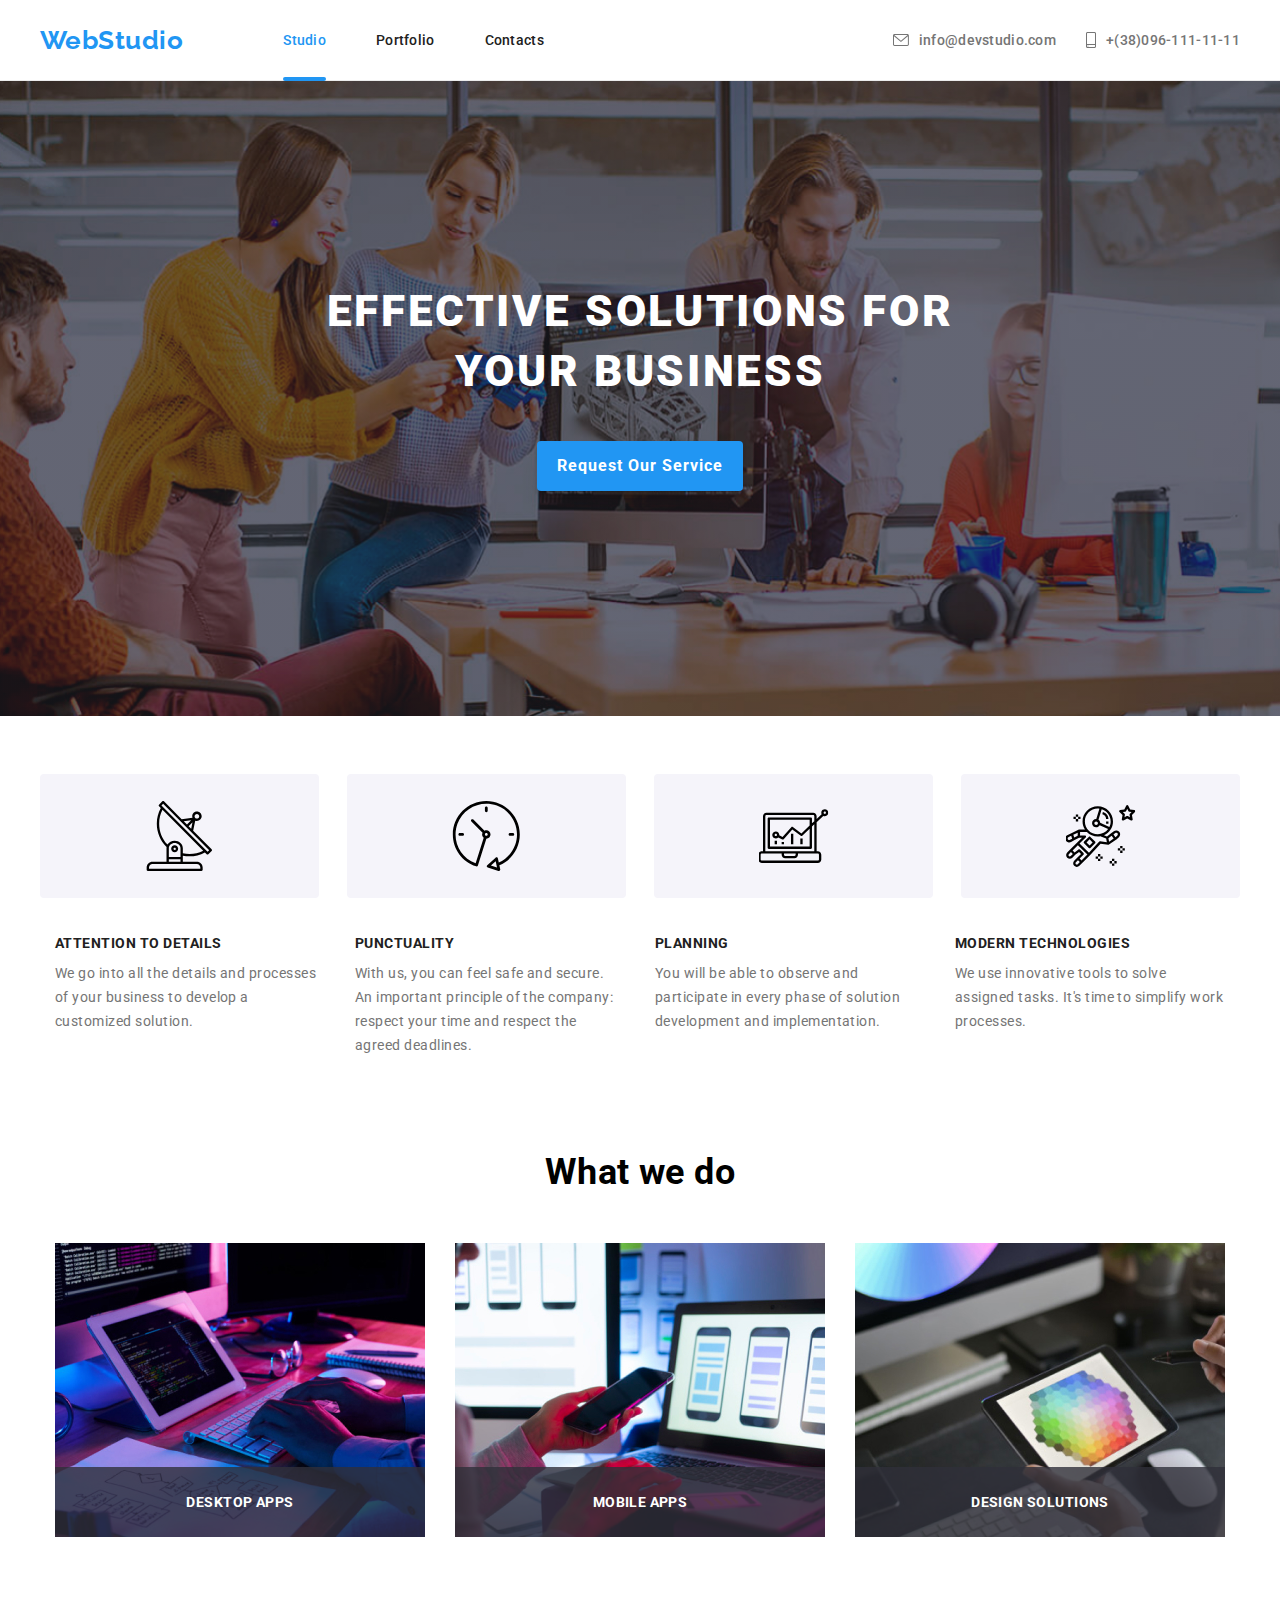
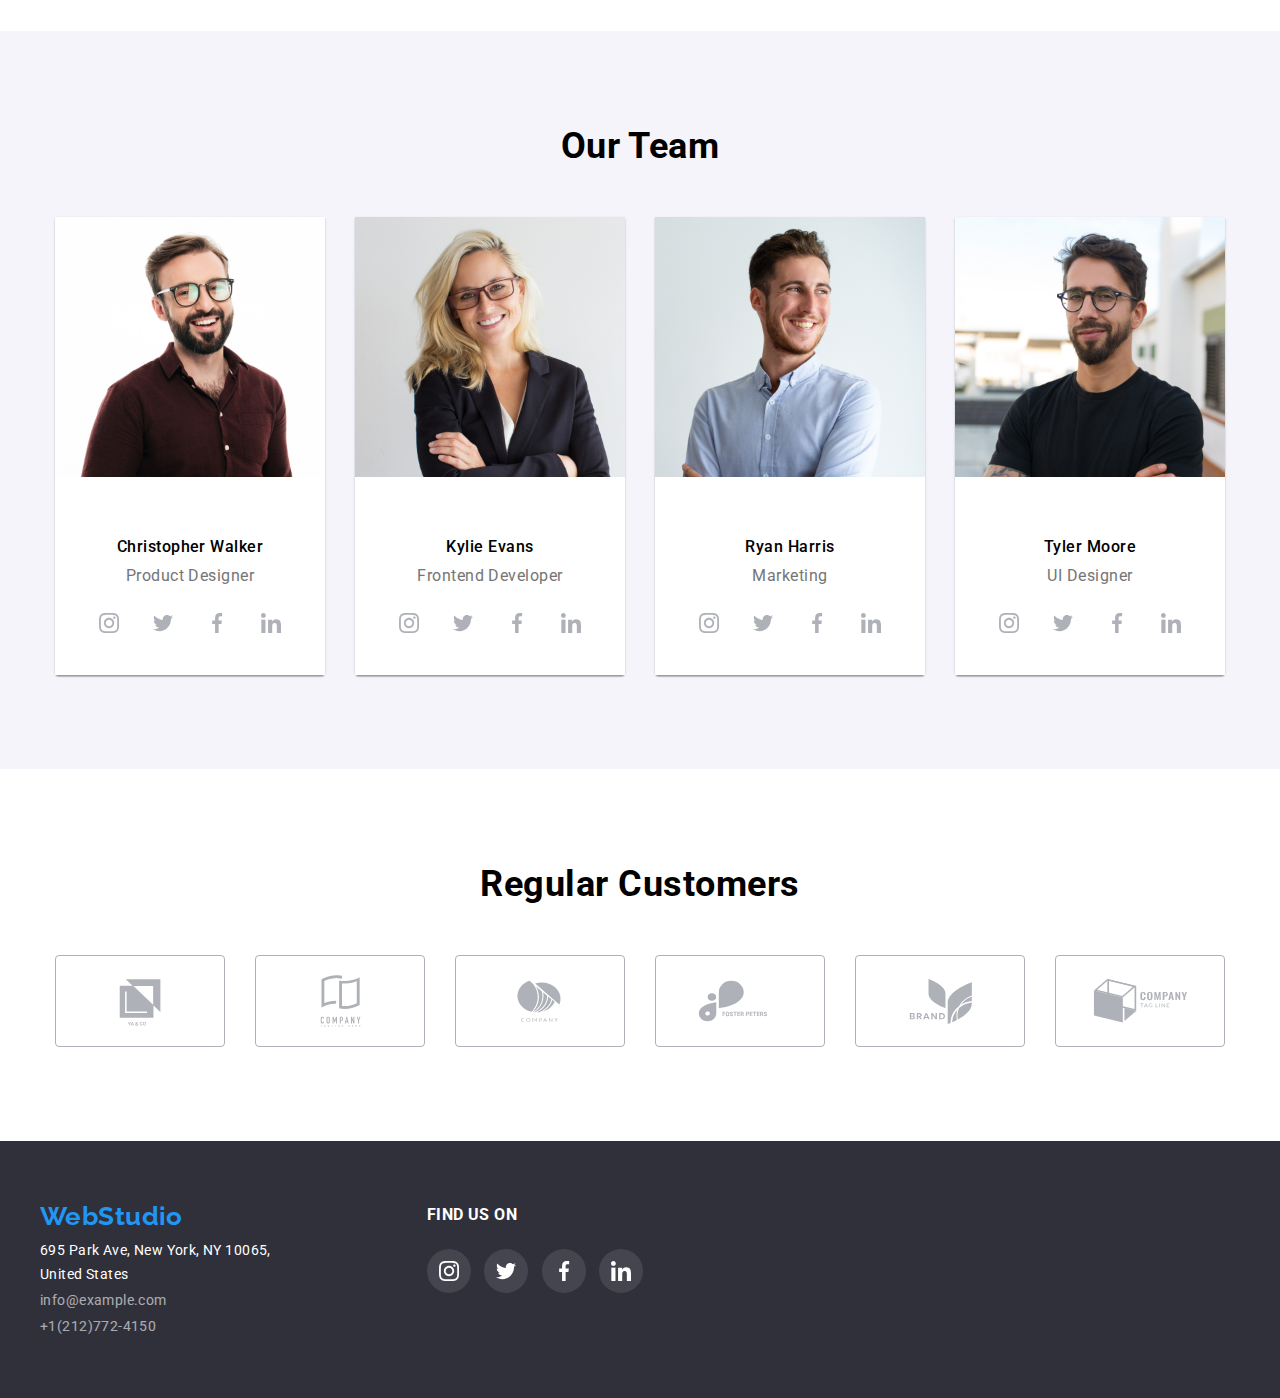
<file: index.html>
<!DOCTYPE html>
<html lang="en">
  <head>
    <meta charset="UTF-8" />
    <meta http-equiv="X-UA-Compatible" content="IE=edge" />
    <meta name="viewport" content="width=device-width, initial-scale=1.0" />
    <link rel="preconnect" href="https://fonts.googleapis.com" />
    <link rel="preconnect" href="https://fonts.gstatic.com" crossorigin />
    <link rel="stylesheet" href="https://fonts.googleapis.com/css2?family=Material+Symbols+Outlined:opsz,wght,FILL,GRAD@48,400,0,0" />
    <link
      href="https://fonts.googleapis.com/css2?family=Raleway:wght@400;500;700;900&family=Roboto:wght@400;500;700;900&display=swap"
      rel="stylesheet"
    />
    <link
      rel="stylesheet"
      href="https://cdnjs.cloudflare.com/ajax/libs/modern-normalize/1.1.0/modern-normalize.min.css"
    />
    <link rel="stylesheet" href="css/styles.css" />

    <title>Web Studio</title>
  </head>

  <body>
    <!--Page header-->
    <header class="section-header">
      <div class="container header-container">
        <a class="header-logo" href="./index.html">WebStudio</a>
        <nav>
          <ul class="navigation-list">
            <li class="navigation-item">
              <a class="navigation-item-link current-page"  href="./index.html"
                >Studio</a
              >
            </li>
            <li class="navigation-item">
              <a class="navigation-item-link" href="./portfolio.html"
                >Portfolio</a
              >
            </li>
            <li class="navigation-item">
              <a class="navigation-item-link" href="#">Contacts</a>
            </li>
          </ul>
        </nav>
        <ul class="header-contacts-list">
           <li class="header-contact-item">
            <a class="header-contact-link current" href="mailto:info@devstudio.com">

               <svg class="link-icon-mail" width="16" height="12">
              <use href="./images/sprite.svg#icon-envelope"></use>
            </svg>

              info@devstudio.com
            </a>
          </li>

         
           
          
          <li class="header-contact-item">
            <a class="header-contact-link" href="tel:380961111111"
              >
               <svg class="link-icon-tel" width="10" height="16">
              <use href="./images/sprite.svg#icon-smartphone"></use>
            </svg>
              +(38)096-111-11-11</a
            >
          </li>
        </ul>
      </div>
    </header>

    <main>
      <section class="hero-section">
        <div class="container">
          <h1 class="hero-title">
            EFFECTIVE SOLUTIONS FOR <br />
            YOUR BUSINESS
          </h1>
         
            <button class="hero-button" data-modal-open type="button">
              Request Our Service
            </button>
          
        </div>
      </section>

      <section class="feature-section">
        <div class="container">
          <div class="feature-icon-div">
          <div class="feature-icon-antenna-div">
          <svg class="feature-icon" width="270" height="120" fill:#F5F4FA;>
     
            <use href="./images/sprite.svg#icon-antenna1">

            </use>
    
          </svg>
</div>
         <div class="feature-icon-clock-div">
          <svg class="feature-icon" width="270" height="120">
<use href="./images/sprite.svg#icon-clock1">

            </use>
          </svg>
          </div>
           <div class="feature-icon-diagram-div">
          <svg class="feature-icon" width="270" height="120">
<use href="./images/sprite.svg#icon-diagram1">

            </use>
          </svg>
          </div>
 <div class="feature-icon-astronaut-div">
          <svg class="feature-icon" width="270" height="120" >
<use href="./images/sprite.svg#icon-astronaut1">

            </use>
          </svg>
          </div>
          </div>
          <ul class="feature-list">
            <li class="feature-list-item">
              <h3 class="feature-title">ATTENTION TO DETAILS</h3>
              <p class="feature-text">
                We go into all the details and processes of your business to
                develop a customized solution.
              </p>
            </li>
            <li class="feature-list-item">
              <h3 class="feature-title">PUNCTUALITY</h3>
              <p class="feature-text">
                With us, you can feel safe and secure. An important principle of
                the company: respect your time and respect the agreed deadlines.
              </p>
            </li>
            <li class="feature-list-item">
              <h3 class="feature-title">PLANNING</h3>
              <p class="feature-text">
                You will be able to observe and participate in every phase of
                solution development and implementation.
              </p>
            </li>
            <li class="feature-list-item">
              <h3 class="feature-title">MODERN TECHNOLOGIES</h3>
              <p class="feature-text">
                We use innovative tools to solve assigned tasks. It's time to
                simplify work processes.
              </p>
            </li>
          </ul>
          
        </div>
      </section>
      <section class="job-section">
        <div class="container">
          <h2 class="center-text">What we do</h2>
          <ul class="job-list">
            <li class="job-list-item">
              <div class="image-text-container">
                
              <img
                src="images/images_studio/img1.jpg"
                alt="person typing"
                width="370"
                height="294"
              />
              <div class="image-text-box">
                <p class="image-text">Desktop apps</p>
              </div>
              
              </div>
            </li>
            <li class="job-list-item">
              <div class="image-text-container">
              <img
                src="images/images_studio/img2.jpg"
                alt="phone and laptop"
                width="370"
                height="294"
              />
               <div class="image-text-box">
                <p class="image-text">Mobile apps</p>
              </div>
              </div>
            </li>
            <li class="job-list-item">
              <div class="image-text-container">
              <img
                src="images/images_studio/img3.jpg"
                alt="tablet"
                width="370"
                height="294"
              />
               <div class="image-text-box">
                <p class="image-text">Design Solutions</p>
              </div>
              </div>
            </li>
          </ul>
        </div>
      </section>
      <section class="team-section">
        <div class="container">
          <h2 class="center-text team-header">Our Team</h2>
          <ul class="team-section-list">
            <li class="team-list-item">
              <img
                src="images/images_studio/team_member1.jpg"
                alt="person"
                width="270"
                height="260"
              />
              <div class="team-description">
                <h3 class="team-member">Christopher Walker</h3>
                <p class="text">Product Designer</p>
              
               <ul class="social-list">
                <li class="social-item">
                  <a href="" class="social-link">
                    <svg class="team-social-links" width="20" height="20">
                  <use href="./images/sprite.svg#icon-instagram"></use>
                  </svg>
                  </a>
                </li>
                 <li class="social-item">
                  <a href="" class="social-link">
                   <svg class="team-social-links" width="20" height="20">
                  <use href="./images/sprite.svg#icon-twitter"></use>
                  </svg>
                  </a>
                </li>
                 <li class="social-item">
                  <a href="" class="social-link">
                 <svg class="team-social-links" width="20" height="20">
                  <use href="./images/sprite.svg#icon-facebook1"></use>
                  </svg>
                  </a>
                </li>
                 <li class="social-item">
                  <a href="" class="social-link">
                    <svg class="team-social-links" width="20" height="20">
                  <use href="./images/sprite.svg#icon-linkedin"></use>
                </svg>
                  </a>
                </li>
               </ul>
               
              </div>
            </li>
            <li class="team-list-item">
              <img
                src="images/images_studio/team_member2.jpg"
                alt="person"
                width="270"
                height="260"
              />
              <div class="team-description">
                <h3 class="team-member">Kylie Evans</h3>
                <p class="text">Frontend Developer</p>
                 <ul class="social-list">
                <li class="social-item">
                  <a href="" class="social-link">
                    <svg class="team-social-links" width="20" height="20">
                  <use href="./images/sprite.svg#icon-instagram"></use>
                  </svg>
                  </a>
                </li>
                 <li class="social-item">
                  <a href="" class="social-link">
                   <svg class="team-social-links" width="20" height="20">
                  <use href="./images/sprite.svg#icon-twitter"></use>
                  </svg>
                  </a>
                </li>
                 <li class="social-item">
                  <a href="" class="social-link">
                 <svg class="team-social-links" width="20" height="20">
                  <use href="./images/sprite.svg#icon-facebook1"></use>
                  </svg>
                  </a>
                </li>
                 <li class="social-item">
                  <a href="" class="social-link">
                    <svg class="team-social-links" width="20" height="20">
                  <use href="./images/sprite.svg#icon-linkedin"></use>
                </svg>
                  </a>
                </li>
               </ul>
              </div>
            </li>
            <li class="team-list-item">
              <img
                src="images/images_studio/team_member3.jpg"
                alt="person"
                width="270"
                height="260"
              />
              <div class="team-description">
                <h3 class="team-member">Ryan Harris</h3>
                <p class="text">Marketing</p>
                <ul class="social-list">
                <li class="social-item">
                  <a href="" class="social-link">
                    <svg class="team-social-links" width="20" height="20">
                  <use href="./images/sprite.svg#icon-instagram"></use>
                  </svg>
                  </a>
                </li>
                 <li class="social-item">
                  <a href="" class="social-link">
                   <svg class="team-social-links" width="20" height="20">
                  <use href="./images/sprite.svg#icon-twitter"></use>
                  </svg>
                  </a>
                </li>
                 <li class="social-item">
                  <a href="" class="social-link">
                 <svg class="team-social-links" width="20" height="20">
                  <use href="./images/sprite.svg#icon-facebook1"></use>
                  </svg>
                  </a>
                </li>
                 <li class="social-item">
                  <a href="" class="social-link">
                    <svg class="team-social-links" width="20" height="20">
                  <use href="./images/sprite.svg#icon-linkedin"></use>
                </svg>
                  </a>
                </li>
               </ul>
              </div>
            </li>
            <li class="team-list-item">
              <img
                src="images/images_studio/team_member4.jpg"
                alt="person"
                width="270"
                height="260"
              />
              <div class="team-description">
                <h3 class="team-member">Tyler Moore</h3>
                <p class="text">UI Designer</p>
               <ul class="social-list">
                <li class="social-item">
                  <a href="" class="social-link">
                    <svg class="team-social-links" width="20" height="20">
                  <use href="./images/sprite.svg#icon-instagram"></use>
                  </svg>
                  </a>
                </li>
                 <li class="social-item">
                  <a href="" class="social-link">
                   <svg class="team-social-links" width="20" height="20">
                  <use href="./images/sprite.svg#icon-twitter"></use>
                  </svg>
                  </a>
                </li>
                 <li class="social-item">
                  <a href="" class="social-link">
                 <svg class="team-social-links" width="20" height="20">
                  <use href="./images/sprite.svg#icon-facebook1"></use>
                  </svg>
                  </a>
                </li>
                 <li class="social-item">
                  <a href="" class="social-link">
                    <svg class="team-social-links" width="20" height="20">
                  <use href="./images/sprite.svg#icon-linkedin"></use>
                </svg>
                  </a>
                </li>
               </ul>
              </div>
            </li>
          </ul>
        </div>
      </section>
      <section class="regular-customer">
 <div class="container">
          <h2 class="center-text">Regular Customers</h2>
          <ul class="customer-list">
            <li class="customer-item">
              <a href="#" class="customer-link">
<svg class="client-logo" width="106" height="60">
  <use href="./images/sprite.svg#icon-Logo-1"></use>
</svg>
              </a>
            </li>
                      <li class="customer-item">
              <a href="#" class="customer-link">
<svg class="client-logo" width="106" height="60">
  <use href="./images/sprite.svg#icon-Logo-2"></use>
</svg>
              </a>
            </li>
                      <li class="customer-item">
              <a href="#" class="customer-link">
<svg class="client-logo" width="106" height="60">
  <use href="./images/sprite.svg#icon-Logo-3"></use>
</svg>
              </a>
            </li>
                      <li class="customer-item">
              <a href="#" class="customer-link">
<svg class="client-logo logo-4" width="106" height="60">
  <use href="./images/sprite.svg#icon-Logo-4"></use>
</svg>
              </a>
            </li>
                      <li class="customer-item">
              <a href="#" class="customer-link">
<svg class="client-logo" width="106" height="60">
  <use href="./images/sprite.svg#icon-Logo-5"></use>
</svg>
              </a>
            </li>
                      <li class="customer-item">
              <a href="#" class="customer-link">
<svg class="client-logo" width="106" height="60">
  <use href="./images/sprite.svg#icon-Logo-6"></use>
</svg>
              </a>
            </li>
          </ul>
      </section>
      
    </main>
    <footer class="footer">
      <div class=" container section-footer">
        <section class="footer-address">
      <a class="footer-logo" href="./index.html">WebStudio</a>
      <address>
        <ul>
          <li class="footer-address-item">
            <a
              class="footer-address-link"
              href="https://goo.gl/maps/DN4q7YvNKob1rNXi6"
              target="_blank"
              >695 Park Ave, New York, NY 10065,<br/>
               United States
            </a>
          </li>

          <li class="footer-address-item">
            <a class="footer-contact-link" href="mailto:info@example.com"
              >info@example.com</a
            >
          </li>
          <li class="footer-address-item">
            <a class="footer-contact-link" href="tel:12127724150"
              >+1(212)772-4150</a
            >
          </li>
        </ul>
        </address>
        </section>
        <section class="footer-nav">
          <h3 class="footer-title">find us on</h3>
          <ul class="footer-social-list">
            <li class="footer-social-item" >
              <a href="" class="footer-social-link">
                    <svg class="footer-social-icon" width="20" height="20">
                  <use href="./images/sprite.svg#icon-instagram"></use>
                  </svg>
                  </a>
            </li>
            <li class="footer-social-item">
              <a href="" class="footer-social-link">
                   <svg class="footer-social-icon" width="20" height="20">
                  <use href="./images/sprite.svg#icon-twitter"></use>
                  </svg>
                  </a>
            </li>
            <li class="footer-social-item">
              <a href="" class="footer-social-link">
                   <svg class="footer-social-icon" width="20" height="20">
                  <use href="./images/sprite.svg#icon-facebook1"></use>
                  </svg>
                  </a>
            </li>
            <li class="footer-social-item">
              <a href="" class="footer-social-link">
                   <svg class="footer-social-icon" width="20" height="20">
                  <use href="./images/sprite.svg#icon-linkedin"></use>
                  </svg>
                  </a>
            </li>
          </ul>
        </section>
    </footer>
    <div class="backdrop is-hidden" data-modal>
      <div class="modal">
        <button class="modal-button" data-modal-close>
          <svg class="modal-close-button" width="11" height="11">
        <use class="close-icon" href="./images/symbol-defs.svg#icon-Vector"></use>
          </svg>
        </button>
      </div>

    </div>
    <script src="./js/modal.js"></script>
  </body>
</html>
</file>
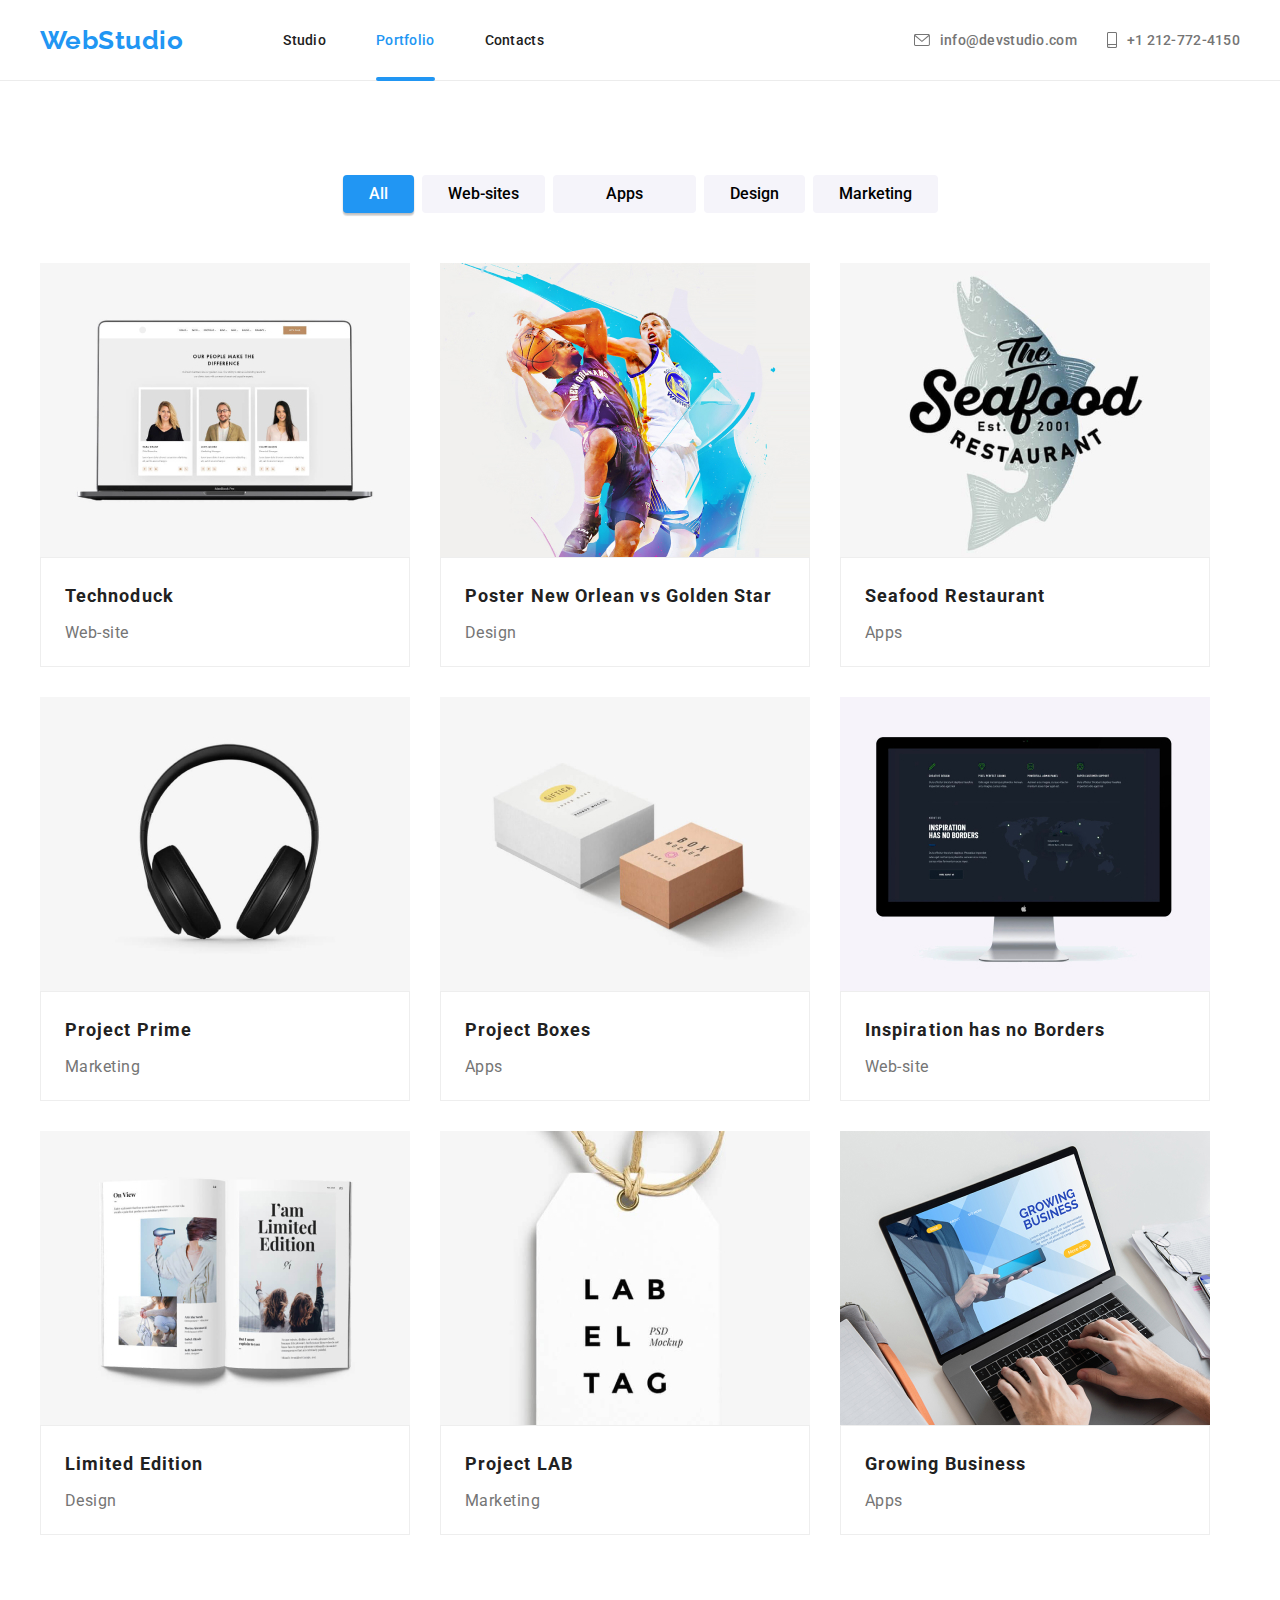
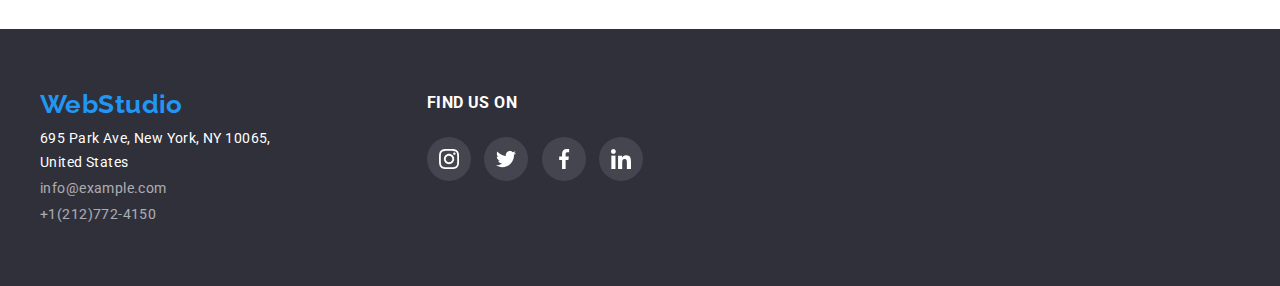
<file: portfolio.html>
<!DOCTYPE html>
<html lang="en">
  <head>
    <meta charset="UTF-8" />
    <meta http-equiv="X-UA-Compatible" content="IE=edge" />
    <meta name="viewport" content="width=device-width, initial-scale=1.0" />
    <link rel="preconnect" href="https://fonts.googleapis.com" />
    <link rel="preconnect" href="https://fonts.gstatic.com" crossorigin />
    <link
      href="https://fonts.googleapis.com/css2?family=Raleway:wght@400;500;700;900&family=Roboto:wght@400;500;700;900&display=swap"
      rel="stylesheet"
    />
    <link
      rel="stylesheet"
      href="https://cdnjs.cloudflare.com/ajax/libs/modern-normalize/1.1.0/modern-normalize.min.css"
    />
    <link rel="stylesheet" href="css/styles.css" />

    <title>portfolio</title>
  </head>

  <body>
    <!--Page header-->
    <header class="section-header">
      <div class="container header-container">
        <a class="header-logo" href="./index.html">WebStudio</a>
<nav>
        <ul class="navigation-list">
          <li class="navigation-item">
            <a class="navigation-item-link" href="./index.html">Studio</a>
          </li>
          <li class="navigation-item">
            <a class="navigation-item-link current-page"  href="./portfolio.html"
              >Portfolio</a
            >
          </li>
          <li class="navigation-item" >
            <a class="navigation-item-link" href="#">Contacts</a></li>
        </ul>
      </nav>
      <ul class="header-contacts-list">
        <li class="header-contact-item">
          <a class="header-contact-link" href="mailto:info@devstudio.com">
                 <svg class="link-icon-mail" width="16" height="12">
              <use href="./images/sprite.svg#icon-envelope"></use>
            </svg>
            info@devstudio.com</a
          >
        </li>
        <li class="header-contact-item">
          <a class="header-contact-link" href="tel:12127724150">
            <svg class="link-icon-tel" width="10" height="16">
              <use href="./images/sprite.svg#icon-smartphone"></use>
            </svg>
            +1 212-772-4150</a
          >
        </li>
      </ul>
      </div>
    </header>
    <main>
      <section class="main-section">
        <div class="container">

        <ul class="menu-button-list">
          
          <li class="menu-button-item">
        <button class="menu-button-current" type="button">All</button>
        </li>

        <li class="menu-button-item">
        <button class="menu-button black" type="button">
          Web-sites
        </button>
        </li>

       <li class="menu-button-item">
      <button class="menu-button black button-apps" type="button">Apps</button>
       </li>

        <li class="menu-button-item">
      <button class="menu-button black" type="button">
          Design
        </button>
        </li>

        <li class="menu-button-item">
      <button class="menu-button black" type="button">
          Marketing
      </button>
        </li>

        </ul>
      
        <ul class="image-list">

          <li class="image-list-item">
            <div class="card-overlay">
            
            <img
              src="images/images_portfolio/img1.jpg"
              alt="picture of people"
              width="370"
              height="294"
            />
            <p class="card-overlay-text">
              Technoduck is a state-of-the-art coronavirus distribution platform. Companies use this platform for digital espionage and attacks on competitors' secure servers.
            </p>
            </div>
      
            <div class="image-description">
            <h3 class="captions">Technoduck</h3>
            <p class="text-portfolio">Web-site</p>
            </div>
              
            </a>
          </li>
          <li class="image-list-item">
            <div class="card-overlay">
            <img
              src="images/images_portfolio/img2.jpg"
              alt="picture of players"
              width="370"
              height="294"
            />
            <p class="card-overlay-text">
              Technoduck is a state-of-the-art coronavirus distribution platform. Companies use this platform for digital espionage and attacks on competitors' secure servers.
            </p>
            </div>
            <div class="image-description">
            <h3 class="captions">Poster New Orlean vs Golden Star</h3>
            <p class="text-portfolio">Design</p>
            </div>
          </li>
          <li class="image-list-item">
            <div class="card-overlay">
            <img
              src="images/images_portfolio/img3.jpg"
              alt="picture of logo"
              width="370"
              height="294"
            />
            <p class="card-overlay-text">
              Technoduck is a state-of-the-art coronavirus distribution platform. Companies use this platform for digital espionage and attacks on competitors' secure servers.
            </p>
            </div>
            <div class="image-description">
            <h3 class="captions">Seafood Restaurant</h3>
            <p class="text-portfolio">Apps</p>
            </div>
          </li>
          <li class="image-list-item">
            <div class="card-overlay">
            <img
              src="images/images_portfolio/img4.jpg"
              alt="picture of headphones"
              width="370"
              height="294"
            />
            <p class="card-overlay-text">
              Technoduck is a state-of-the-art coronavirus distribution platform. Companies use this platform for digital espionage and attacks on competitors' secure servers.
            </p>
            </div>
            <div class="image-description">
            <h3 class="captions">Project Prime</h3>
            <p class="text-portfolio">Marketing</p>
            </div>
          </li>
          <li class="image-list-item">
            <div class="card-overlay">
            <img
              src="images/images_portfolio/img5.jpg"
              alt="picture of boxes"
              width="370"
              height="294"
            />
            <p class="card-overlay-text">
              Technoduck is a state-of-the-art coronavirus distribution platform. Companies use this platform for digital espionage and attacks on competitors' secure servers.
            </p>
            </div>
            <div class="image-description">
            <h3 class="captions">Project Boxes</h3>
            <p class="text-portfolio">Apps</p>
            </div>
          </li>
          <li class="image-list-item">
            <div class="card-overlay">
            <img
              src="images/images_portfolio/img6.jpg"
              alt="picture of desktop"
              width="370"
              height="294"
            />
            <p class="card-overlay-text">
              Technoduck is a state-of-the-art coronavirus distribution platform. Companies use this platform for digital espionage and attacks on competitors' secure servers.
            </p>
            </div>
            <div class="image-description">
            <h3 class="captions">Inspiration has no Borders</h3>
            <p class="text-portfolio">Web-site</p>
            </div>
          </li>
          <li class="image-list-item">
            <div class="card-overlay">
            <img
              src="images/images_portfolio/img7.jpg"
              alt="picture of book "
              width="370"
              height="294"
            />
            <p class="card-overlay-text">
              Technoduck is a state-of-the-art coronavirus distribution platform. Companies use this platform for digital espionage and attacks on competitors' secure servers.
            </p>
            </div>
            <div class="image-description">
            <h3 class="captions">Limited Edition</h3>
            <p class="text-portfolio">Design</p>
            </div>
          </li>
          <li class="image-list-item">
            <div class="card-overlay">
            <img
              src="images/images_portfolio/img8.jpg"
              alt="picture of tag"
              width="370"
              height="294"
            />
            <p class="card-overlay-text">
              Technoduck is a state-of-the-art coronavirus distribution platform. Companies use this platform for digital espionage and attacks on competitors' secure servers.
            </p>
            </div>
            <div class="image-description">
            <h3 class="captions">Project LAB</h3>
            <p class="text-portfolio">Marketing</p>
            </div>
          </li>
          <li class="image-list-item">
            <div class="card-overlay">
            <img
              src="images/images_portfolio/img9.jpg"
              alt="person typing on computer"
              width="370"
              height="294"
            />
            <p class="card-overlay-text">
              Technoduck is a state-of-the-art coronavirus distribution platform. Companies use this platform for digital espionage and attacks on competitors' secure servers.
            </p>
            </div>
            <div class="image-description">
            <h3 class="captions">Growing Business</h3>
            <p class="text-portfolio">Apps</p>
            </div>
          </li>
        </ul>
      </section>
      </div>
    </main>

 <footer class="footer">
      <div class=" container section-footer">
        <section class="footer-address">
      <a class="footer-logo" href="./index.html">WebStudio</a>
      <address>
        <ul>
          <li class="footer-address-item">
            <a
              class="footer-address-link"
              href="https://goo.gl/maps/DN4q7YvNKob1rNXi6"
              target="_blank"
              >695 Park Ave, New York, NY 10065,<br/>
               United States
            </a>
          </li>

          <li class="footer-address-item">
            <a class="footer-contact-link" href="mailto:info@example.com"
              >info@example.com</a
            >
          </li>
          <li class="footer-address-item">
            <a class="footer-contact-link" href="tel:12127724150"
              >+1(212)772-4150</a
            >
          </li>
        </ul>
        </address>
        </section>
        <section class="footer-nav">
          <h3 class="footer-title">find us on</h3>
          <ul class="footer-social-list">
            <li class="footer-social-item" >
              <a href="" class="footer-social-link">
                    <svg class="footer-social-icon" width="20" height="20">
                  <use href="./images/sprite.svg#icon-instagram"></use>
                  </svg>
                  </a>
            </li>
            <li class="footer-social-item">
              <a href="" class="footer-social-link twitter-icon">
                   <svg class="footer-social-icon" width="20" height="20">
                  <use href="./images/sprite.svg#icon-twitter"></use>
                  </svg>
                  </a>
            </li>
            <li class="footer-social-item">
              <a href="" class="footer-social-link">
                   <svg class="footer-social-icon" width="20" height="20">
                  <use href="./images/sprite.svg#icon-facebook1"></use>
                  </svg>
                  </a>
            </li>
            <li class="footer-social-item">
              <a href="" class="footer-social-link">
                   <svg class="footer-social-icon" width="20" height="20">
                  <use href="./images/sprite.svg#icon-linkedin"></use>
                  </svg>
                  </a>
            </li>
          </ul>
        </section>
    </footer>
    <script src="./js/modal.js"></script>
  </body>
</html>
</file>
<file: css/styles.css>
/* GENERAL STYLES*/
:root {
  --logo-color: #2196f3;
  --text-main-color: #757575;
  --title-main-color: #212121;
  --title-bg-color: #2f303a;
  --title-second-color: #ffffff;
  --border-color: #ff6347;
  --button-color: #f5f4fa;
  --card-gap: 30px;
}

*,
*::after,
*::before {
  box-sizing: inherit;
}

body {
  color: var(--black-color);
  font-family: "roboto", "sans-serif";
  font-style: normal;
  line-height: 1.5;
  letter-spacing: 0.03em;
  margin: 0;
}

h1,
h2,
h3,
h4,
h5,
h6,
p {
  margin-top: 0;
  margin-bottom: 0;
}

/**/
ul {
  list-style: none;
  padding-left: 0;
  margin-top: 0;
  margin-bottom: 0;
}

a {
  text-decoration: none;
}

img {
  display: block;
  max-width: 100%;
  height: auto;
}

button:hover,
button:focus {
  cursor: pointer;
}

.container {
  width: 1200px;
  padding-left: 15px;
  padding-right: 15px;
  margin: 0 auto;
}

/* STYLING FOR HEADER*/

.section-header {
  border-bottom: 1px solid #ececec;
}

.header-container {
  display: flex;
  align-items: center;
}

.header-logo {
  color: var(--logo-color);
  font-family: "raleway";
  font-weight: 700;
  font-size: 26px;
  line-height: calc(31 / 26);
  margin-right: 100px;
}

.navigation-list {
  display: flex;
  align-items: center;
}

.navigation-item:not(:last-child) {
  margin-right: 50px;
}

.navigation-item-link {
  color: var(--title-main-color);
  font-weight: 500;
  font-size: 14px;
  line-height: calc(16 / 14);
  letter-spacing: 0.02em;
  display: block;
  padding-top: 32px;
  padding-bottom: 32px;
  transition: color 250ms cubic-bezier(0.4, 0, 0.2, 1);
  position: relative;
}

/* .current-page::after {
  content: "";
  width: 47px;
  height: 4px;
  background-color: var(--logo-color);
  position: absolute;
  top: 77px;
  left: 350px;
} */

.navigation-item-link:hover,
.navigation-item-link :focus {
  color: var(--logo-color);
}

.current-page {
  color: var(--logo-color);
}

.navigation-item-link::after {
  content: "";
  position: absolute;
  left: 0;
  bottom: -1px;
  display: block;
  width: 100%;
  height: 4px;
  border-radius: 2px;
  background-color: var(--logo-color);
  transition: transform 250ms cubic-bezier(0.4, 0, 0.2, 1);
  transform: scaleX(0);
  transform-origin: left;
}

.navigation-item-link:hover::after,
.navigation-item-link:focus::after {
  transform: scaleX(1);
}

.current-page::after {
  content: "";
  position: absolute;
  left: 0;
  bottom: -1px;
  display: block;
  width: 100%;
  height: 4px;
  border-radius: 2px;
  background-color: var(--logo-color);
  transform: scaleX(1);
}

.header-contacts-list {
  display: flex;
  align-items: center;
  margin-left: auto;
}

.header-contact-item:not(:last-child) {
  margin-right: 30px;
}

.header-contact-link {
  color: var(--text-main-color);
  font-weight: 500;
  font-size: 14px;
  letter-spacing: 0.02em;
  line-height: calc(16 / 14);
  display: flex;
  align-items: center;
  padding-top: 32px;
  padding-bottom: 32px;
}

.header-contact-link:hover,
.header-contact-link:focus {
  color: var(--logo-color);
}

/*styling for icons*/

.link-icon-mail {
  margin-right: 10px;
  fill: currentColor;
}

.link-icon-tel {
  margin-right: 10px;
  fill: currentColor;
}

/*STYLING FOR MAIN*/
/*SECTION-1*/
/*HERO SECTION*/

.hero-section {
  background-color: var(--title-bg-color);
  background-image: linear-gradient(
      rgba(47, 48, 58, 0.4),
      rgba(47, 48, 58, 0.4)
    ),
    url(../images/image-background/imgbg.jpg);
  background-repeat: no-repeat;
  background-position: center;
  background-size: cover;
  padding-top: 200px;
  padding-bottom: 225px;
}

.hero-title {
  color: var(--title-second-color);
  font-weight: 900;
  font-size: 44px;
  line-height: calc(60 / 44);
  letter-spacing: 0.06em;
  text-align: center;
  margin-bottom: 40px;
}

.hero-button-section {
  text-align: center;
}

.hero-button {
  font-family: "roboto";
  color: var(--title-second-color);
  cursor: pointer;
  font-weight: 700;
  font-size: 16px;
  line-height: calc(30 / 16);
  letter-spacing: 0.06em;
  text-align: center;
  background-color: var(--logo-color);
  padding: 10px 20px;
  border: none;
  margin: 0 auto;
  display: block;

  box-shadow: 0px 4px 4px rgba(0, 0, 0, 0.15);
  border-radius: 4px;
  transition: bacground-color 250ms cubic-bezier(0.4, 0, 0.2, 1);
}
.hero-button:hover,
.hero-button:focus {
  color: var(--border-color);
}
/*SECTION-2*/

.center-text {
  text-align: center;
  font-weight: 700;
  font-size: 36px;
  line-height: calc(42 / 36);
}

.feature-section {
  padding-bottom: 94px;
}

.feature-list {
  display: flex;
  justify-content: center;
}

.feature-list-item {
  width: 270px;
}

.feature-list-item:not(:first-child) {
  margin-left: 30px;
}

.feature-title {
  color: var(--title-main-color);
  font-weight: 700;
  font-size: 14px;
  line-height: calc(16 / 14);
  text-transform: uppercase;
  margin-bottom: 10px;
}

.feature-text {
  color: var(--text-main-color);
  font-weight: 400;
  font-size: 14px;
  line-height: calc(24 / 14);
}
/*styling for icons*/
.feature-icon {
  border: 2px solid #f5f4fa;
  border-radius: 8px;
  padding: 25px 102.34px;
  width: 70px;
  height: 70px;
}

.feature-icon-div {
  padding-top: 58px;
  padding-bottom: 30px;
  display: flex;
  justify-content: space-between;
}

.feature-icon {
  background: #f5f4fa;
  border-radius: 4px;
}

/*SECTION-3*/

.job-section {
  padding-bottom: 94px;
}

.job-list {
  display: flex;
  align-items: center;
  justify-content: center;
  padding-top: 50px;
}

.job-list-item:not(:last-child) {
  margin-right: 30px;
}

.image-text-container {
  position: relative;
}

.image-text-box {
  position: absolute;
  bottom: 0%;
  padding-top: 27px;
  padding-bottom: 27px;
  background: rgba(47, 48, 58, 0.8);
  width: 100%;
  display: flex;
  justify-content: center;
}

.image-text {
  font-weight: 700;
  font-size: 14px;
  line-height: calc(16 / 14);
  letter-spacing: 0.03em;
  text-align: center;
  text-transform: uppercase;
  color: var(--title-second-color);
}

/*SECTION-4*/

.team-section {
  background-color: var(--button-color);
  padding-bottom: 94px;
}

.team-header {
  padding-top: 94px;
  padding-bottom: 50px;
}

.team-section-list {
  display: flex;
  align-items: center;
  justify-content: center;
}

.team-list-item:not(:last-child) {
  margin-right: 30px;
}

.team-list-item {
  box-shadow: 0px 1px 3px rgba(0, 0, 0, 0.12), 0px 1px 1px rgba(0, 0, 0, 0.14),
    0px 2px 1px rgba(0, 0, 0, 0.2);
  border-radius: 0px 0px 4px 4px;
}

.team-description {
  background-color: var(--title-second-color);
  padding-top: 30px;
  padding-bottom: 30px;
  text-align: center;
}

.team-member {
  font-weight: 500;
  font-size: 16px;
  line-height: calc(19 / 16);
  padding-bottom: 10px;
  padding-top: 30px;
}

.text {
  font-weight: 400;
  font-size: 16px;
  line-height: 19px;
  text-align: center;
  letter-spacing: 0.03em;
  color: var(--text-main-color);
}

/*styling for icons*/

.social-list {
  display: flex;
  justify-content: center;
  padding-top: 16px;
}
.social-item:not(:last-child) {
  margin-right: 10px;
}
.social-link {
  width: 44px;
  height: 44px;

  color: #afb1b8;
  display: flex;
  align-items: center;
  justify-content: center;
  border-radius: 50px;
}

.social-link:hover,
.social-link:focus {
  color: white;
  background-color: var(--logo-color);
}

.team-social-links {
  fill: currentColor;
}

/*SECTION-5 (styling for icons)*/

.regular-customer {
  padding-top: 94px;
  padding-bottom: 94px;
}

.customer-list {
  display: flex;
  justify-content: center;
  padding-top: 50px;
}

.customer-item {
  width: 170px;
  height: 92px;
  box-sizing: border-box;
  border: 1px solid #afb1b8;
  border-radius: 4px;
}

.customer-item:not(:last-child) {
  margin-right: 30px;
}

.client-logo {
  fill: #afb1b8;
  margin: 16px 32px;
  display: flex;
  align-items: center;
  justify-content: center;
}

.customer-link {
  color: #2196f3;
  background-color: #afb1b8;
}

.client-logo:hover,
.client-logo:focus {
  fill: currentColor;
}

/*FOOTER*/

.footer {
  background-color: var(--title-bg-color);
  font-family: "Roboto";
  font-style: normal;
  font-weight: 400;
  font-size: 14px;
  line-height: calc(24 / 14);
  letter-spacing: 0.03em;
}

.section-footer {
  padding-top: 60px;
  padding-bottom: 60px;
  display: flex;
}

.footer-logo {
  display: block;
}

.footer-logo {
  color: var(--logo-color);
  font-family: "raleway";
  font-weight: 700;
  font-size: 26px;
  line-height: calc(31 / 26);
  margin-bottom: 6px;
}

.footer-address-item:not(:last-child) {
  margin-bottom: 2px;
}

.footer-address-link {
  color: var(--title-second-color);
  font-family: "Roboto";
  font-style: normal;
  font-weight: 400;
  font-size: 14px;
  line-height: calc(24 / 14);
  padding-bottom: 27px;
}

.footer-contact-link {
  color: var(--title-second-color);
  opacity: 0.6;
  font-family: "Roboto";
  font-style: normal;
  font-weight: 400;
  font-size: 14px;
  line-height: calc(24 / 14);
  padding-bottom: 2px;
}

/*styling for icons*/

.footer-nav {
  padding-left: 156px;
  color: var(--title-second-color);
}

.footer-title {
  text-transform: uppercase;
  padding-bottom: 20px;
}

.footer-social-item {
  display: inline-flex;
}

.footer-social-item:not(:last-child) {
  margin-right: 10px;
}

.footer-social-link {
  width: 44px;
  height: 44px;
  fill: #ffffff;
  background: #ffffff1a;
  border-radius: 50%;
  display: flex;
  align-items: center;
  justify-content: center;
}

.footer-social-link:hover,
.footer-social-link:focus {
  color: white;
  background-color: var(--logo-color);
}

.backdrop {
  width: 100%;
  height: 100%;
  background-color: rgba(0, 0, 0, 0.2);
  position: fixed;
  top: 0;
  display: flex;
  align-items: center;
  transition: opacity 250ms cubic-bezier(0.4, 0, 0.2, 1);
}

.is-hidden {
  pointer-events: none;
  opacity: 0%;
}

.modal {
  height: 581px;
  width: 528px;
  margin-right: auto;
  margin-left: auto;
  background: var(--title-second-color);
  box-shadow: 0px 1px 3px rgba(0, 0, 0, 0.12), 0px 1px 1px rgba(0, 0, 0, 0.14),
    0px 2px 1px rgba(0, 0, 0, 0.2);
  border-radius: 4px;
  position: relative;
  transform: hide;
  transition: transform 1000ms cubic-bezier(0.4, 0, 0.2, 1);
}

.modal-button {
  box-sizing: border-box;
  border: 1px solid rgba(0, 0, 0, 0.1);
  border-radius: 100px;
  position: absolute;
  top: 0;
  right: 0;
  align-items: center;
  border-radius: 100%;
  display: inline-flex;
  align-items: center;
  justify-content: center;
  padding: 8px 8px;
  margin: 8px;
  background: var(--title-second-color);
}

.modal-button:hover,
.modal-button:focus {
  border-color: var(--logo-color);
  cursor: pointer;
}

.modal-close-button {
  display: block;
  width: 100%;
}

/*PORTFOLIO PAGE STYLING*/

.menu-button-list {
  padding-bottom: 50px;
  padding-top: 94px;
  display: flex;
  justify-content: center;
}

.menu-button-item:not(:last-child) {
  margin-right: 8px;
}

.menu-button-current {
  color: var(--title-second-color);
  background-color: var(--logo-color);
  font-family: "roboto";
  font-weight: 500;
  font-size: 16px;
  line-height: calc(26 / 16);
  text-align: center;
  border: none;
  box-shadow: 0px 3px 1px rgba(0, 0, 0, 0.1), 0px 1px 2px rgba(0, 0, 0, 0.08),
    0px 2px 2px rgba(0, 0, 0, 0.12);
  border-radius: 4px;
}

.menu-button-current {
  padding: 6px 26px;
}

.menu-button {
  background-color: var(--button-color);
  border: none;
  font-family: "roboto";
  font-weight: 500;
  font-size: 16px;
  line-height: calc(26 / 16);
  text-align: center;
  padding: 6px 26px;
  border-radius: 4px;
}

.button-apps {
  padding: 6px 53px;
}

.menu-button:hover,
.menu-button:focus {
  background-color: var(--logo-color);
  color: var(--title-second-color);
  box-shadow: 0px 3px 1px rgba(0, 0, 0, 0.1), 0px 1px 2px rgba(0, 0, 0, 0.08),
    0px 2px 2px rgba(0, 0, 0, 0.12);
  border-radius: 4px;
}

.main-section {
  background-color: var(--title-second-color);
  padding-bottom: 94px;
}

.image-list {
  display: flex;
  flex-wrap: wrap;
  margin-top: calc(-1 * var(--card-gap));
  margin-left: calc(-1 * var(--card-gap));
}

.image-list-item:hover,
.image-list-item:focus {
  box-shadow: 0px 1px 1px rgba(0, 0, 0, 0.12), 0px 4px 4px rgba(0, 0, 0, 0.06),
    1px 4px 6px rgba(0, 0, 0, 0.16);
  cursor: pointer;
}

.image-list-item {
  /* flex-basis: calc(100% / 3 - var(--card-gap)); */
  margin-left: var(--card-gap);
  margin-top: var(--card-gap);
  background-color: var(--title-second-color);
  box-sizing: border-box;
}

.card-overlay {
  width: 370px;
  overflow: hidden;
  position: relative;
}

.card-overlay-text {
  position: absolute;
  top: 0;
  left: 0;
  height: 100%;
  width: 100%;
  padding: 63px 24px;
  display: block;
  overflow: auto;
  transform: translateY(100%);
  transition: transform 250ms cubic-bezier(0.4, 0, 0.2, 1);

  font-weight: 400;
  font-size: 18px;
  line-height: calc(28 / 18);
  letter-spacing: 0.03em;
  color: #ffffff;
  background-color: rgba(33, 150, 243, 0.9);
}

.image-list-item:hover .card-overlay-text,
.image-list-item:focus .card-overlay-text {
  transform: translateY(0);
}

.image-description {
  width: 370px;
  height: 110px;
  padding-top: 20px;
  padding-bottom: 20px;
  border: 1px solid #eeeeee;
}

.captions {
  color: var(--title-main-color);
  font-weight: 700;
  font-size: 18px;
  line-height: 36px;
  letter-spacing: 0.06em;
  padding-left: 24px;
  padding-bottom: 4px;
}

.text-portfolio {
  color: var(--text-main-color);
  font-weight: 400;
  font-size: 16px;
  line-height: calc(30 / 16);
  padding-left: 24px;
  padding-bottom: 24px;
}

/*END FOR NOW*/
</file>
